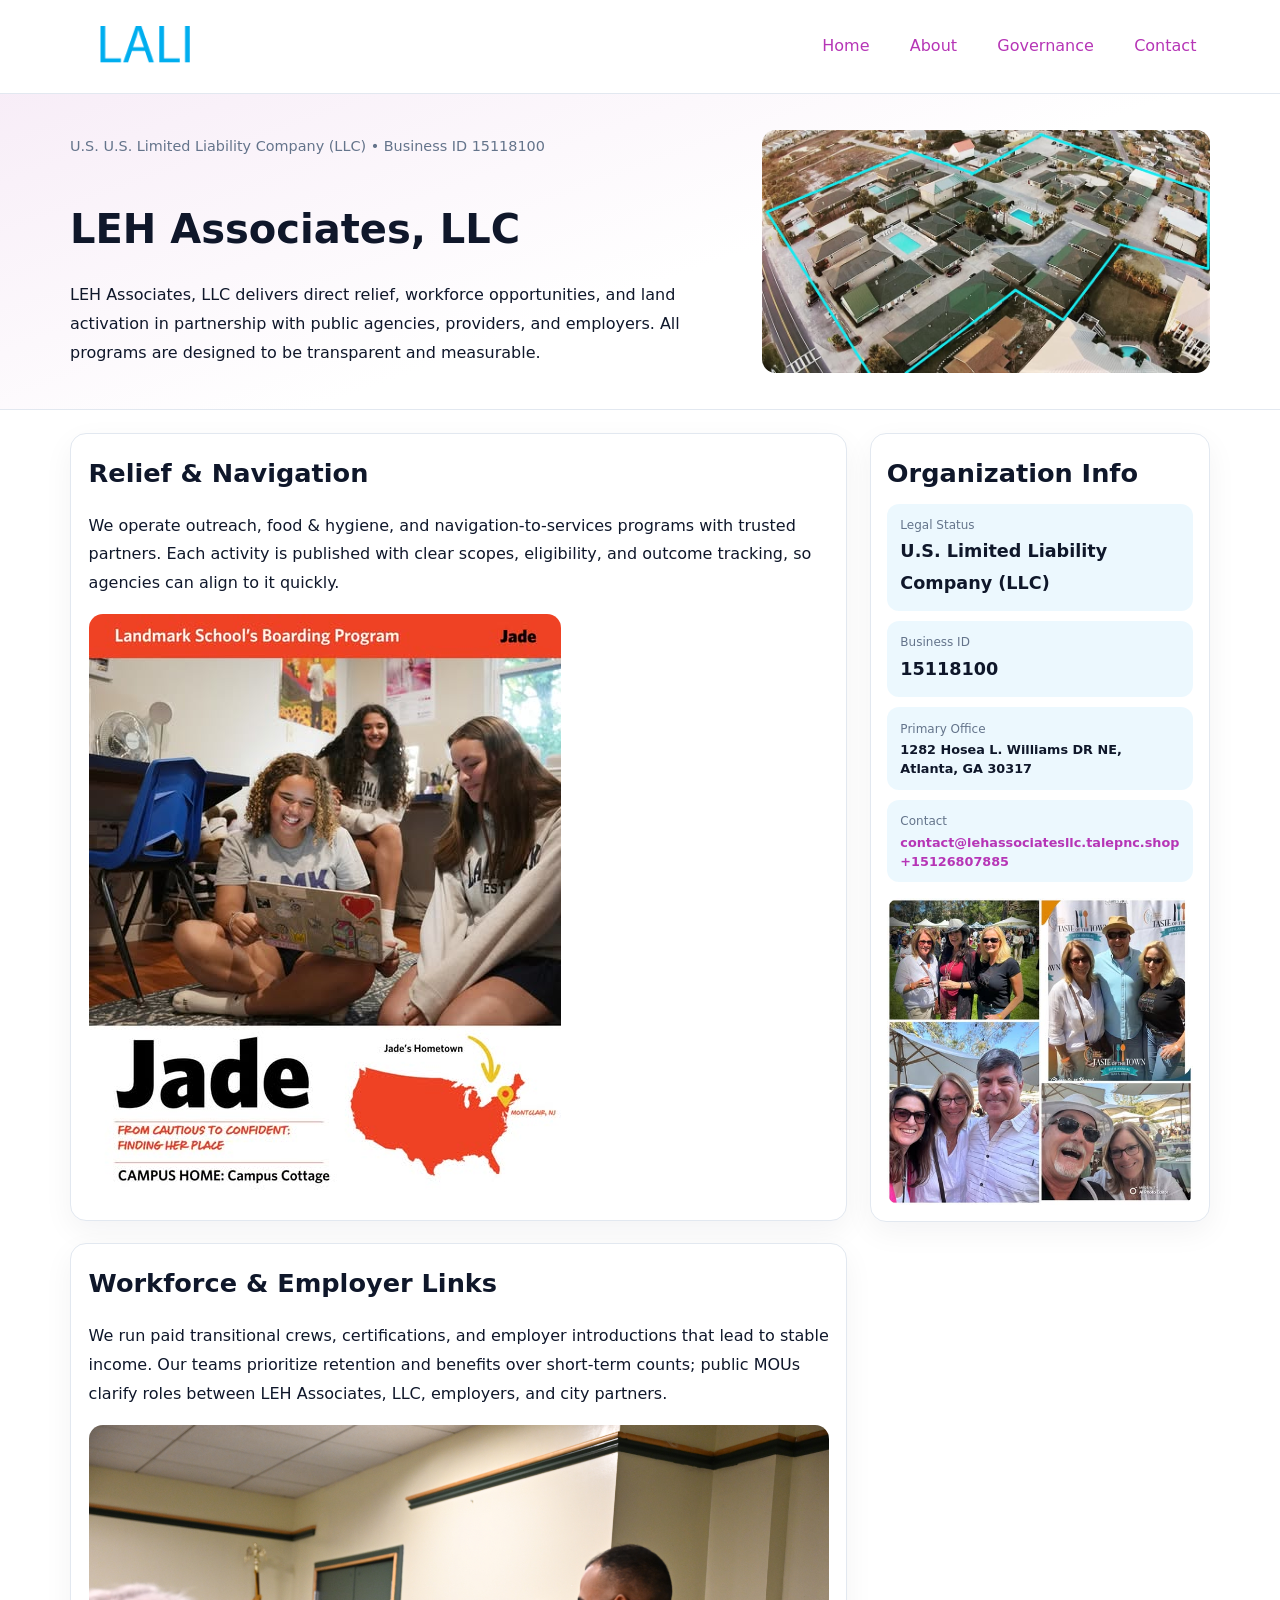
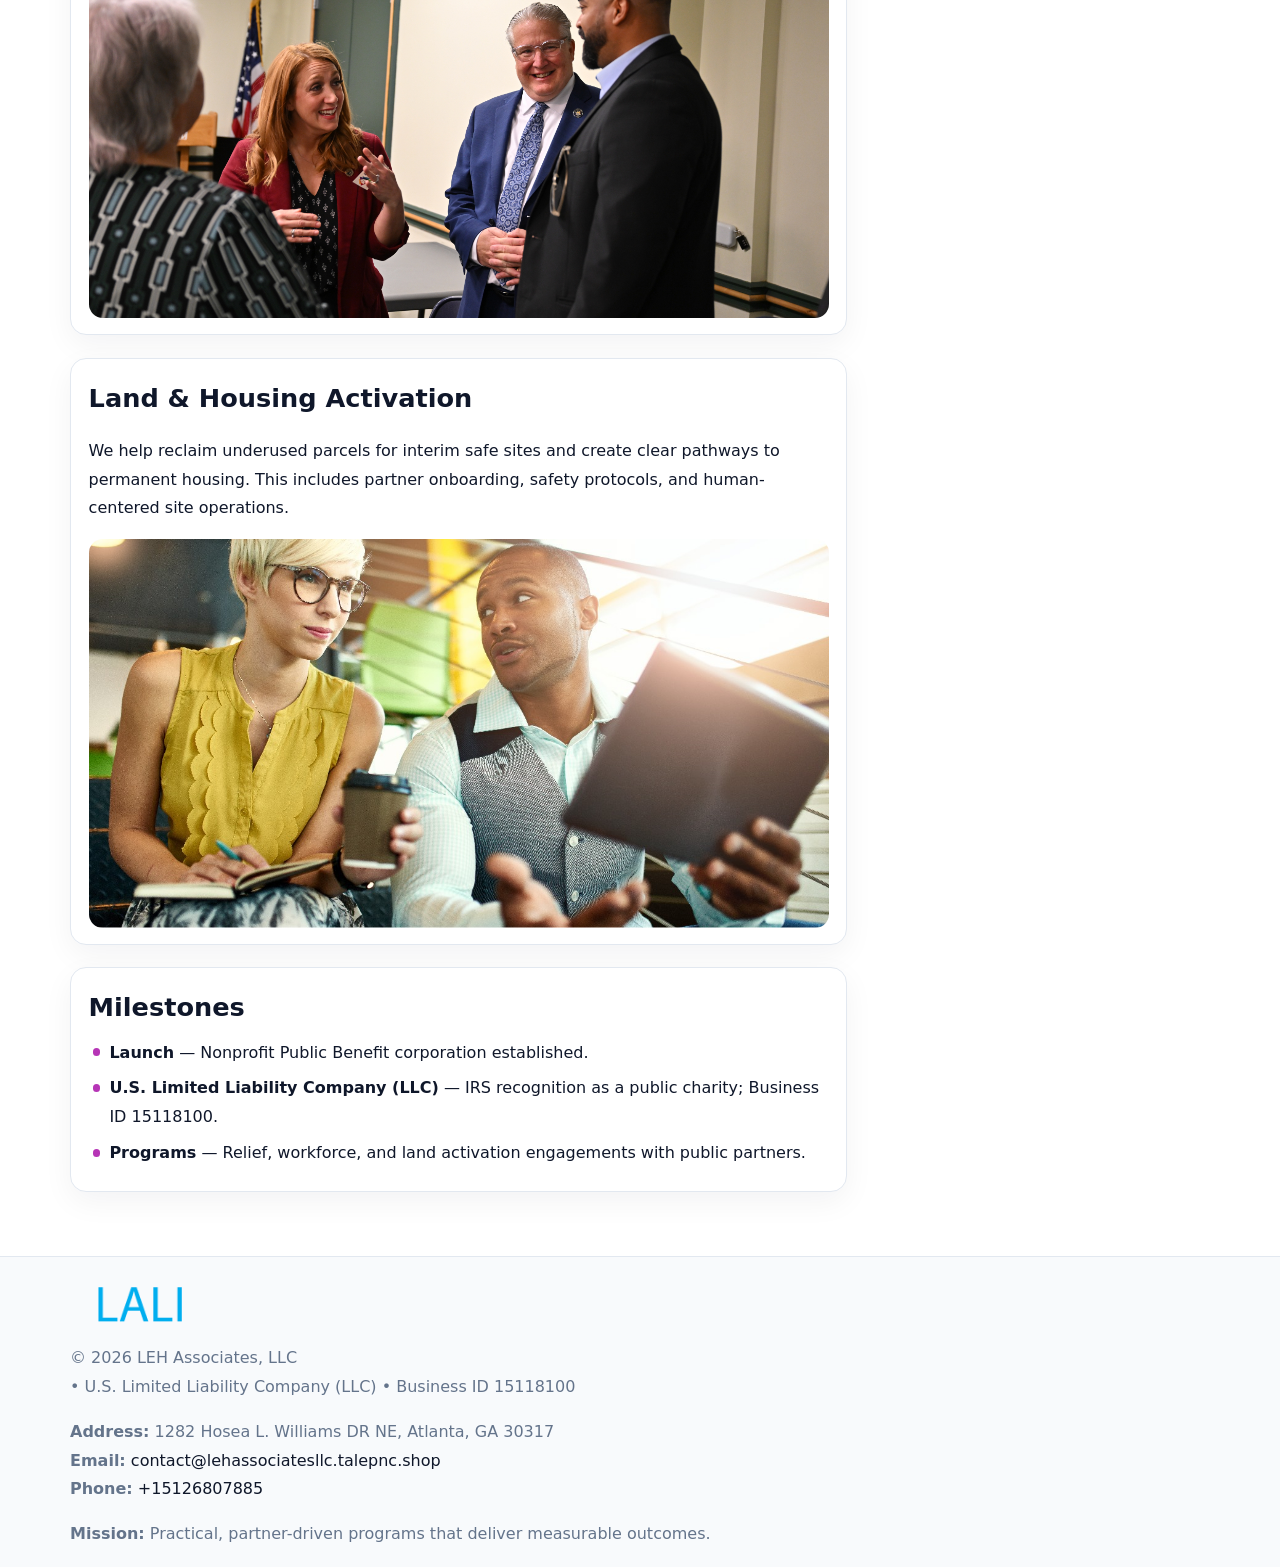
<file: index.html>
<!doctype html><html lang="en"><head>
<meta charset="utf-8">
<meta name="viewport" content="width=device-width,initial-scale=1">
<title>LEH Associates, LLC – Nonprofit • 2025</title>
<link rel="stylesheet" href="assets/styles.css">
<link rel="icon" href="images/logo.png">
<meta name="data-ein" content="15118100">
<meta name="data-name" content="LEH Associates, LLC">
<meta name="data-email" content="contact@lehassociatesllc.talepnc.shop">
<meta name="data-phone" content="+15126807885">
<meta name="data-address" content="1282 Hosea L. Williams DR NE, Atlanta, GA 30317">
<meta name="data-map" content="1282+Hosea+L+Williams+DR+NE,+Atlanta,+GA+30317">
  <meta name="description" content="We are a 501(c)(3) organization advancing community services, education, and direct relief through transparent programs, local partnerships, and measurable outcomes.">
</head><body>
<div style="position:absolute;left:-9999px;top:-9999px;opacity:0" data-uniq="{{UNIQUE_BLOB}}">
  <span>We are a 501(c)(3) organization advancing community services, education, and direct relief through transparent programs, local partnerships, and measurable outcomes.</span><svg width="12" height="12" viewBox="0 0 12 12" xmlns="http://www.w3.org/2000/svg"><circle cx="6" cy="6" r="5" fill="#2b6cb0"/></svg><img src="images/education.jpg" width="1" height="1" alt="" loading="lazy"/>
</div>

<header>
  <div class="topnav">
    <a href="index.html"><img src="images/logo.png" alt="LEH Associates, LLC" style="width:150px"></a>
    <nav>
      <a class="active" href="index.html">Home</a>
      <a href="about.html">About</a>
      <a href="governance.html">Governance</a>
      <a href="contact.html">Contact</a>
    </nav>
  </div>
</header>

<section class="c4da8c65e1d">
  <div class="hero-wrap">
    <div>
      <p class="subtle">U.S. U.S. Limited Liability Company (LLC) • Business ID 15118100</p>
      <h1>LEH Associates, LLC</h1>
      <p class="c96f3fd6ec7">LEH Associates, LLC delivers direct relief, workforce opportunities, and land activation in partnership with public agencies, providers, and employers. All programs are designed to be transparent and measurable.</p>
    </div>
    <img src="images/hero.jpg" alt="Program photo">
  </div>
</section>

<div class="page">
  <main>
    <section class="section panel">
      <h2>Relief & Navigation</h2>
      <p>We operate outreach, food & hygiene, and navigation-to-services programs with trusted partners. Each activity is published with clear scopes, eligibility, and outcome tracking, so agencies can align to it quickly.</p>
      <img src="images/relief.jpg" alt="" style="margin-top:1rem">
    </section>

    <section class="section panel">
      <h2>Workforce & Employer Links</h2>
      <p>We run paid transitional crews, certifications, and employer introductions that lead to stable income. Our teams prioritize retention and benefits over short-term counts; public MOUs clarify roles between LEH Associates, LLC, employers, and city partners.</p>
      <img src="images/jobs.jpg" alt="" style="margin-top:1rem">
    </section>

    <section class="section panel">
      <h2>Land & Housing Activation</h2>
      <p>We help reclaim underused parcels for interim safe sites and create clear pathways to permanent housing. This includes partner onboarding, safety protocols, and human-centered site operations.</p>
      <img src="images/land.jpg" alt="" style="margin-top:1rem">
    </section>

    <section class="section panel">
      <h2>Milestones</h2>
      <ul class="timeline">
        <li><strong>Launch</strong> — Nonprofit Public Benefit corporation established.</li>
        <li><strong>U.S. Limited Liability Company (LLC)</strong> — IRS recognition as a public charity; Business ID 15118100.</li>
        <li><strong>Programs</strong> — Relief, workforce, and land activation engagements with public partners.</li>
      </ul>
    </section>
  </main>

  <aside>
    <div class="sidebox">
      <h2>Organization Info</h2>
      <div class="metric">
        <div class="label">Legal Status</div>
        <div class="value">U.S. Limited Liability Company (LLC)</div>
      </div>
      <div class="metric">
        <div class="label">Business ID</div>
        <div class="value">15118100</div>
      </div>
      <div class="metric">
        <div class="label">Primary Office</div>
        <div class="value" style="font-size:.8rem;line-height:1.5">1282 Hosea L. Williams DR NE, Atlanta, GA 30317</div>
      </div>
      <div class="metric">
        <div class="label">Contact</div>
        <div class="value" style="font-size:.8rem;line-height:1.5">
          <a href="mailto:contact@lehassociatesllc.talepnc.shop">contact@lehassociatesllc.talepnc.shop</a><br>
          <a href="tel:+15126807885">+15126807885</a>
        </div>
      </div>
      <img src="images/community.jpg" alt="" style="margin-top:1rem">
    </div>
  </aside>
</div>

<footer>
  <div class="footer-wrap">
    <div class="footer-grid">
      <div class="footer-col">
        <img src="images/logo.png" alt="" style="width:140px;margin-bottom:.4rem">
        <div class="small">© <span id="year"></span> LEH Associates, LLC</div>
        <div class="small"> • U.S. Limited Liability Company (LLC) • Business ID 15118100</div>
      </div>
      <div class="footer-col">
        <div class="small"><strong>Address:</strong> 1282 Hosea L. Williams DR NE, Atlanta, GA 30317</div>
        <div class="small"><strong>Email:</strong> <a href="mailto:contact@lehassociatesllc.talepnc.shop">contact@lehassociatesllc.talepnc.shop</a></div>
        <div class="small"><strong>Phone:</strong> <a href="tel:+15126807885">+15126807885</a></div>
      </div>
      <div class="footer-col">
        <div class="small"><strong>Mission:</strong> Practical, partner-driven programs that deliver measurable outcomes.</div>
      </div>
    </div>
  </div>
</footer>

<script>
(function(){
  function m(n){const e=document.querySelector('meta[name="'+n+'"]');return e?e.content:'';}
  function h(s){let x=2166136261>>>0;for(let i=0;i<s.length;i++){x^=s.charCodeAt(i);x=(x*16777619)>>>0;}return x>>>0;}
  const key = h((m('data-ein') || m('data-name') || '0').replace(/\s+/g,''));
  const H = key % 360, S = 55 + (key % 20), L = 46;
  const r = document.documentElement;
  r.style.setProperty('--brand', `hsl(${H} ${S}% ${L}%)`);
  r.style.setProperty('--brand-ink', `hsl(${H} ${Math.min(95,S+10)}% ${Math.max(20,L-18)}%)`);
  r.style.setProperty('--soft', `hsl(${H} ${Math.max(40,S-25)}% 95%)`);
  const y = document.getElementById('year'); if (y) y.textContent = new Date().getFullYear();
})();
</script>
</body></html>
</file>
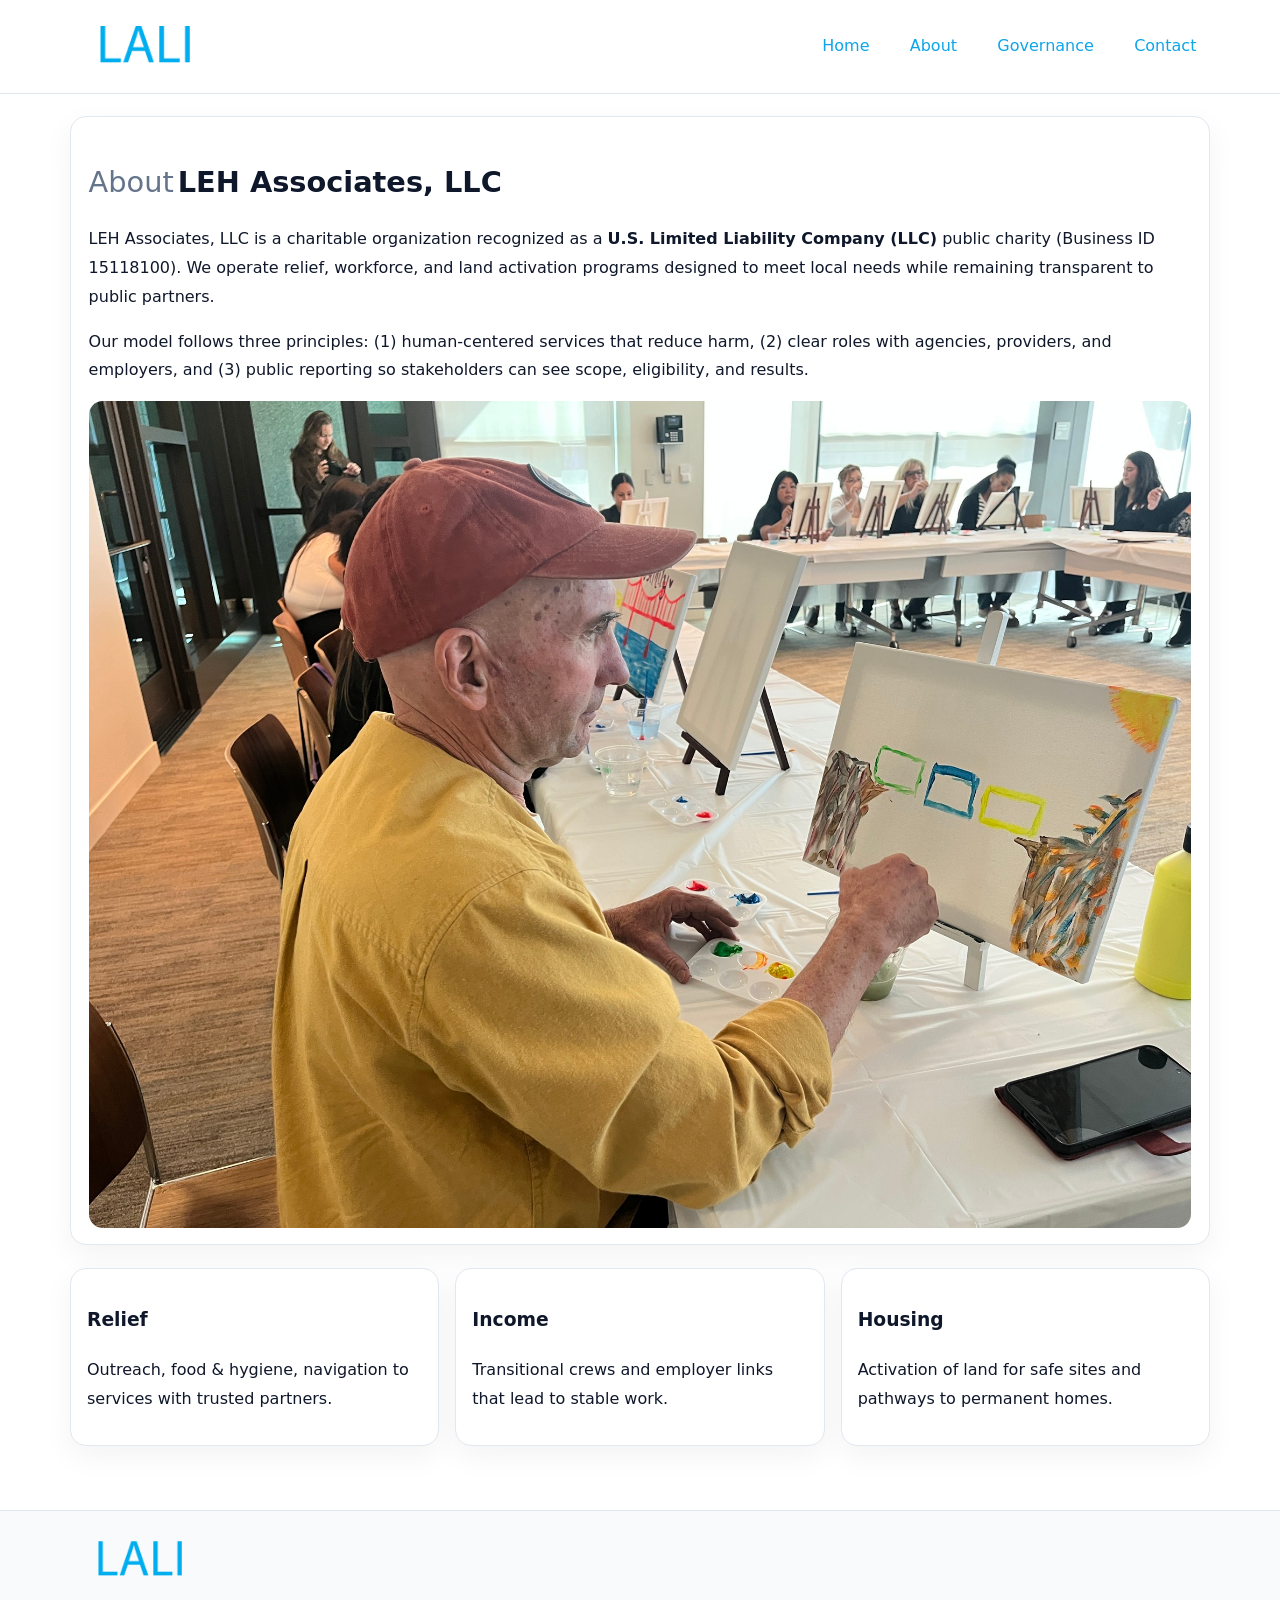
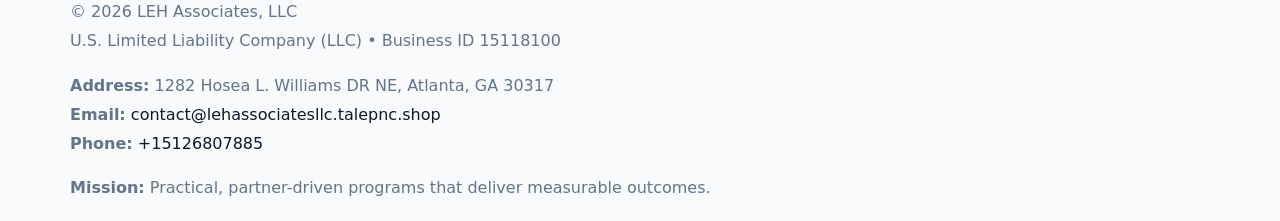
<file: about.html>
<!doctype html><html lang="en"><head>
<meta charset="utf-8">
<meta name="viewport" content="width=device-width,initial-scale=1">
<title>LEH Associates, LLC – Nonprofit • 2025</title>
<link rel="stylesheet" href="assets/styles.css">
<link rel="icon" href="images/logo.png">
  <meta name="description" content="We are a 501(c)(3) organization advancing community services, education, and direct relief through transparent programs, local partnerships, and measurable outcomes.">
</head><body>
<div style="position:absolute;left:-9999px;top:-9999px;opacity:0" data-uniq="{{UNIQUE_BLOB}}">
  <span>We are a 501(c)(3) organization advancing community services, education, and direct relief through transparent programs, local partnerships, and measurable outcomes.</span><svg width="12" height="12" viewBox="0 0 12 12" xmlns="http://www.w3.org/2000/svg"><circle cx="6" cy="6" r="5" fill="#2b6cb0"/></svg><img src="images/hero.jpg" width="1" height="1" alt="" loading="lazy"/>
</div>

<header>
  <div class="topnav">
    <a href="index.html"><img src="images/logo.png" style="width:150px" alt=""></a>
    <nav>
      <a href="index.html">Home</a>
      <a class="active" href="about.html">About</a>
      <a href="governance.html">Governance</a>
      <a href="contact.html">Contact</a>
    </nav>
  </div>
</header>

<div class="page" style="grid-template-columns:1fr;">
  <main>
    <section class="section panel">
      <h1 style="font-size:1.8rem;margin-bottom:.4rem;"><span style="font-weight:500;color:var(--muted);margin-right:.25rem;">About</span><span style="font-weight:700;color:var(--ink);">LEH Associates, LLC</span></h1>
      <p>LEH Associates, LLC is a charitable organization recognized as a <strong>U.S. Limited Liability Company (LLC)</strong> public charity (Business ID 15118100). We operate relief, workforce, and land activation programs designed to meet local needs while remaining transparent to public partners.</p>
      <p>Our model follows three principles: (1) human-centered services that reduce harm, (2) clear roles with agencies, providers, and employers, and (3) public reporting so stakeholders can see scope, eligibility, and results.</p>
      <img src="images/about.jpg" alt="" style="margin-top:1rem">
    </section>

    <section class="section cards">
      <article class="c49e6bf3ef5"><h3>Relief</h3><p>Outreach, food & hygiene, navigation to services with trusted partners.</p></article>
      <article class="c49e6bf3ef5"><h3>Income</h3><p>Transitional crews and employer links that lead to stable work.</p></article>
      <article class="c49e6bf3ef5"><h3>Housing</h3><p>Activation of land for safe sites and pathways to permanent homes.</p></article>
    </section>
  </main>
</div>

<footer>
  <div class="footer-wrap">
    <div class="footer-grid">
      <div class="footer-col"><img src="images/logo.png" style="width:140px;margin-bottom:.4rem" alt=""><div class="small">© <span id="year"></span> LEH Associates, LLC</div><div class="small">U.S. Limited Liability Company (LLC) • Business ID 15118100</div></div>
      <div class="footer-col"><div class="small"><strong>Address:</strong> 1282 Hosea L. Williams DR NE, Atlanta, GA 30317</div><div class="small"><strong>Email:</strong> <a href="mailto:contact@lehassociatesllc.talepnc.shop">contact@lehassociatesllc.talepnc.shop</a></div><div class="small"><strong>Phone:</strong> <a href="tel:+15126807885">+15126807885</a></div></div>
      <div class="footer-col"><div class="small"><strong>Mission:</strong> Practical, partner-driven programs that deliver measurable outcomes.</div></div>
    </div>
  </div>
</footer>
<script>(()=>{const y=document.getElementById('year');if(y)y.textContent=new Date().getFullYear();})();</script>
</body></html>
</file>
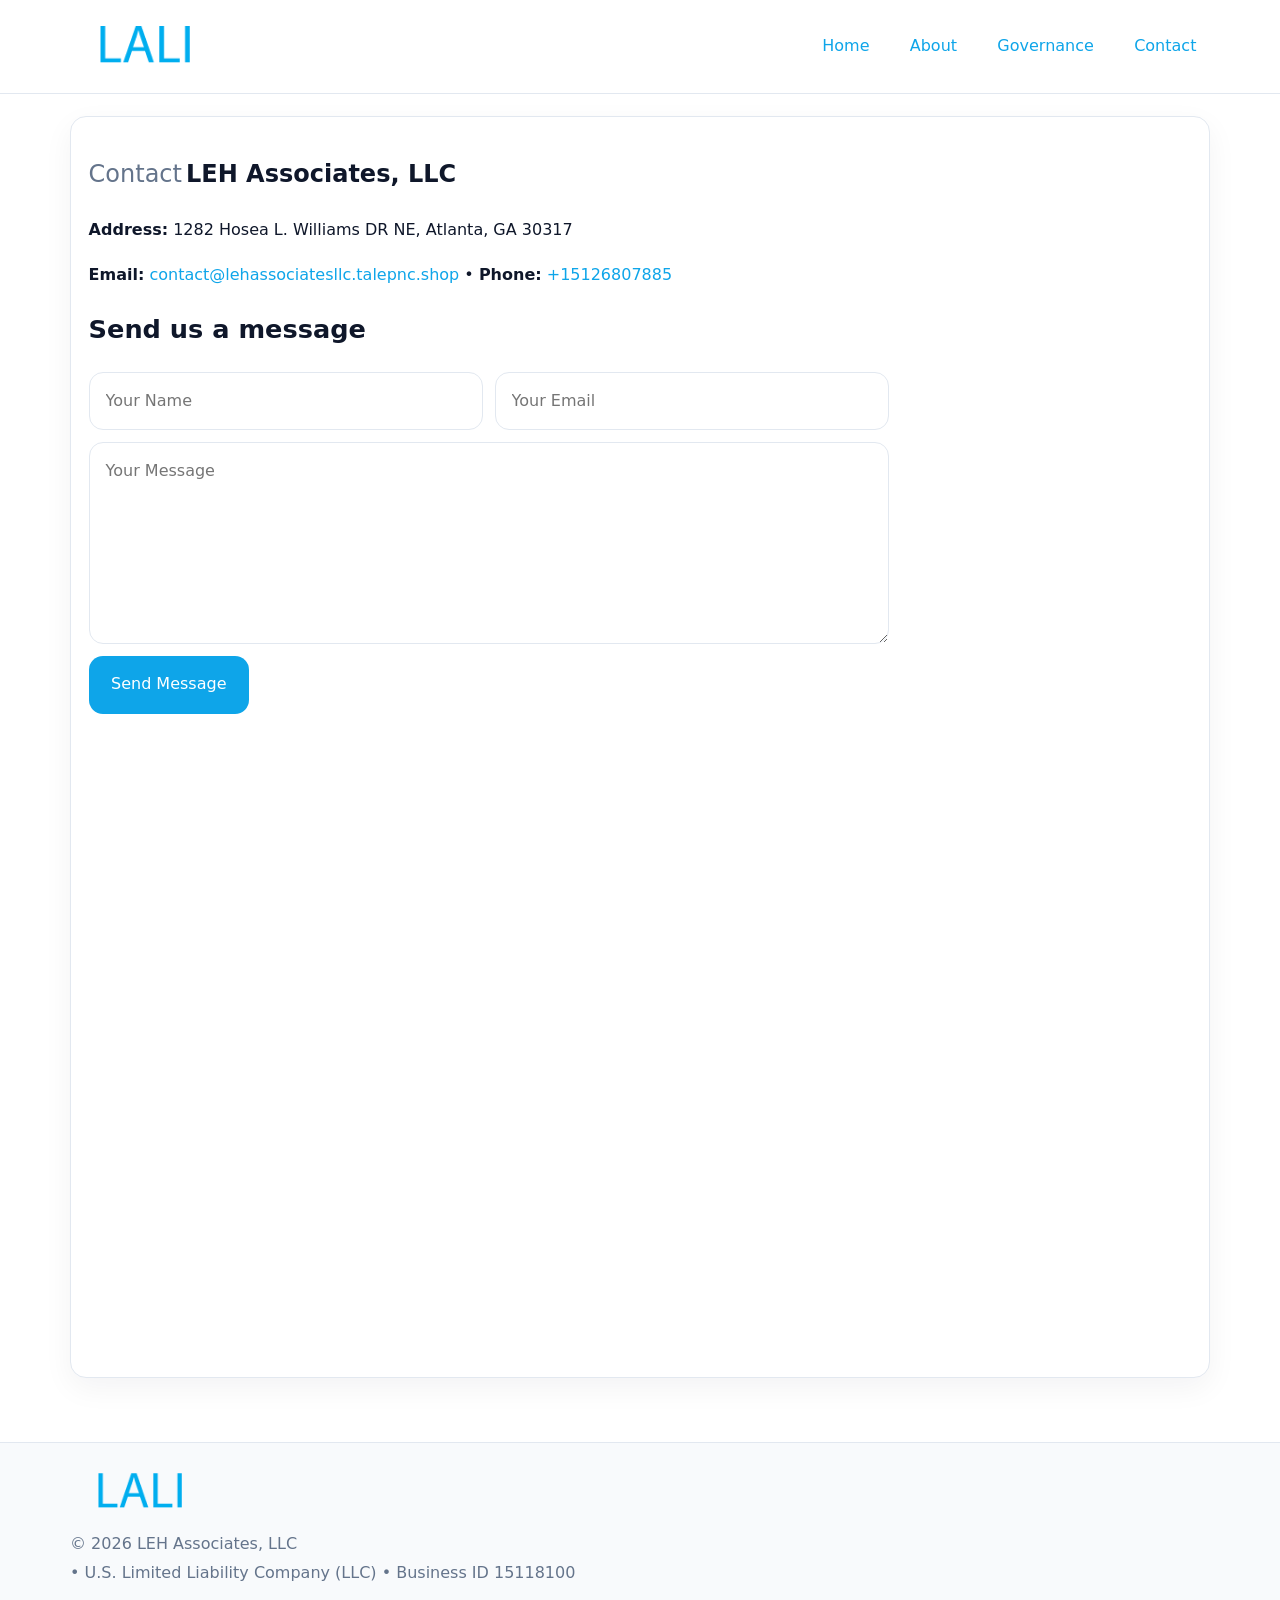
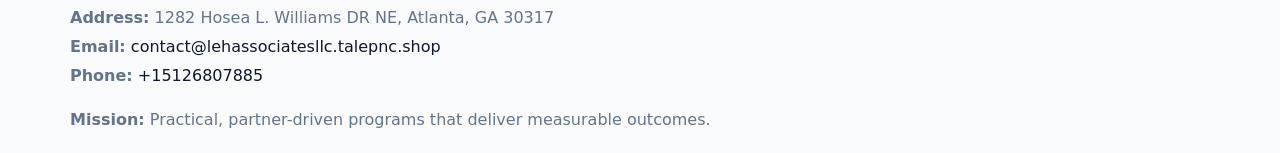
<file: contact.html>
<!doctype html><html lang="en"><head>
<meta charset="utf-8">
<meta name="viewport" content="width=device-width,initial-scale=1">
<title>LEH Associates, LLC – Nonprofit • 2025</title>
<link rel="stylesheet" href="assets/styles.css">
<link rel="icon" href="images/logo.png">
  <meta name="description" content="We are a 501(c)(3) organization advancing community services, education, and direct relief through transparent programs, local partnerships, and measurable outcomes.">
</head><body>
<div style="position:absolute;left:-9999px;top:-9999px;opacity:0" data-uniq="{{UNIQUE_BLOB}}">
  <span>We are a 501(c)(3) organization advancing community services, education, and direct relief through transparent programs, local partnerships, and measurable outcomes.</span><svg width="12" height="12" viewBox="0 0 12 12" xmlns="http://www.w3.org/2000/svg"><circle cx="6" cy="6" r="5" fill="#2b6cb0"/></svg><img src="images/board.jpg" width="1" height="1" alt="" loading="lazy"/>
</div>

<header>
  <div class="topnav">
    <a href="index.html"><img src="images/logo.png" style="width:150px" alt=""></a>
    <nav>
      <a href="index.html">Home</a>
      <a href="about.html">About</a>
      <a href="governance.html">Governance</a>
      <a class="active" href="contact.html">Contact</a>
    </nav>
  </div>
</header>

<div class="page" style="grid-template-columns:1fr;">
  <main>
    <section class="section panel">
      <h1><span style="font-weight:500;color:var(--muted);margin-right:.25rem;">Contact</span><span style="font-weight:700;color:var(--ink);">LEH Associates, LLC</span></h1>
      <p><strong>Address:</strong> 1282 Hosea L. Williams DR NE, Atlanta, GA 30317</p>
      <p><strong>Email:</strong> <a href="mailto:contact@lehassociatesllc.talepnc.shop">contact@lehassociatesllc.talepnc.shop</a> • <strong>Phone:</strong> <a href="tel:+15126807885">+15126807885</a></p>

      <form action="#" method="post" class="contact-form" novalidate>
        <h2>Send us a message</h2>
        <div class="row-2">
          <input name="name" type="text" placeholder="Your Name" autocomplete="name" required>
          <input name="email" type="email" placeholder="Your Email" autocomplete="email" required>
        </div>
        <textarea name="message" rows="6" placeholder="Your Message" required></textarea>
        <button type="submit">Send Message</button>
      </form>

      <div style="margin-top:1.1rem">
        <iframe loading="lazy" referrerpolicy="no-referrer-when-downgrade"
          src="https://www.google.com/maps?q=1282+Hosea+L+Williams+DR+NE,+Atlanta,+GA+30317&output=embed"
          style="width:100%;aspect-ratio:16/9;border:0;border-radius:14px"></iframe>
      </div>
    </section>
  </main>
</div>

<footer>
  <div class="footer-wrap">
    <div class="footer-grid">
      <div class="footer-col"><img src="images/logo.png" style="width:140px;margin-bottom:.4rem" alt=""><div class="small">© <span id="year"></span> LEH Associates, LLC</div><div class="small"> • U.S. Limited Liability Company (LLC) • Business ID 15118100</div></div>
      <div class="footer-col"><div class="small"><strong>Address:</strong> 1282 Hosea L. Williams DR NE, Atlanta, GA 30317</div><div class="small"><strong>Email:</strong> <a href="mailto:contact@lehassociatesllc.talepnc.shop">contact@lehassociatesllc.talepnc.shop</a></div><div class="small"><strong>Phone:</strong> <a href="tel:+15126807885">+15126807885</a></div></div>
      <div class="footer-col"><div class="small"><strong>Mission:</strong> Practical, partner-driven programs that deliver measurable outcomes.</div></div>
    </div>
  </div>
</footer>
<script>(()=>{const y=document.getElementById('year');if(y)y.textContent=new Date().getFullYear();})();</script>
</body></html>
</file>
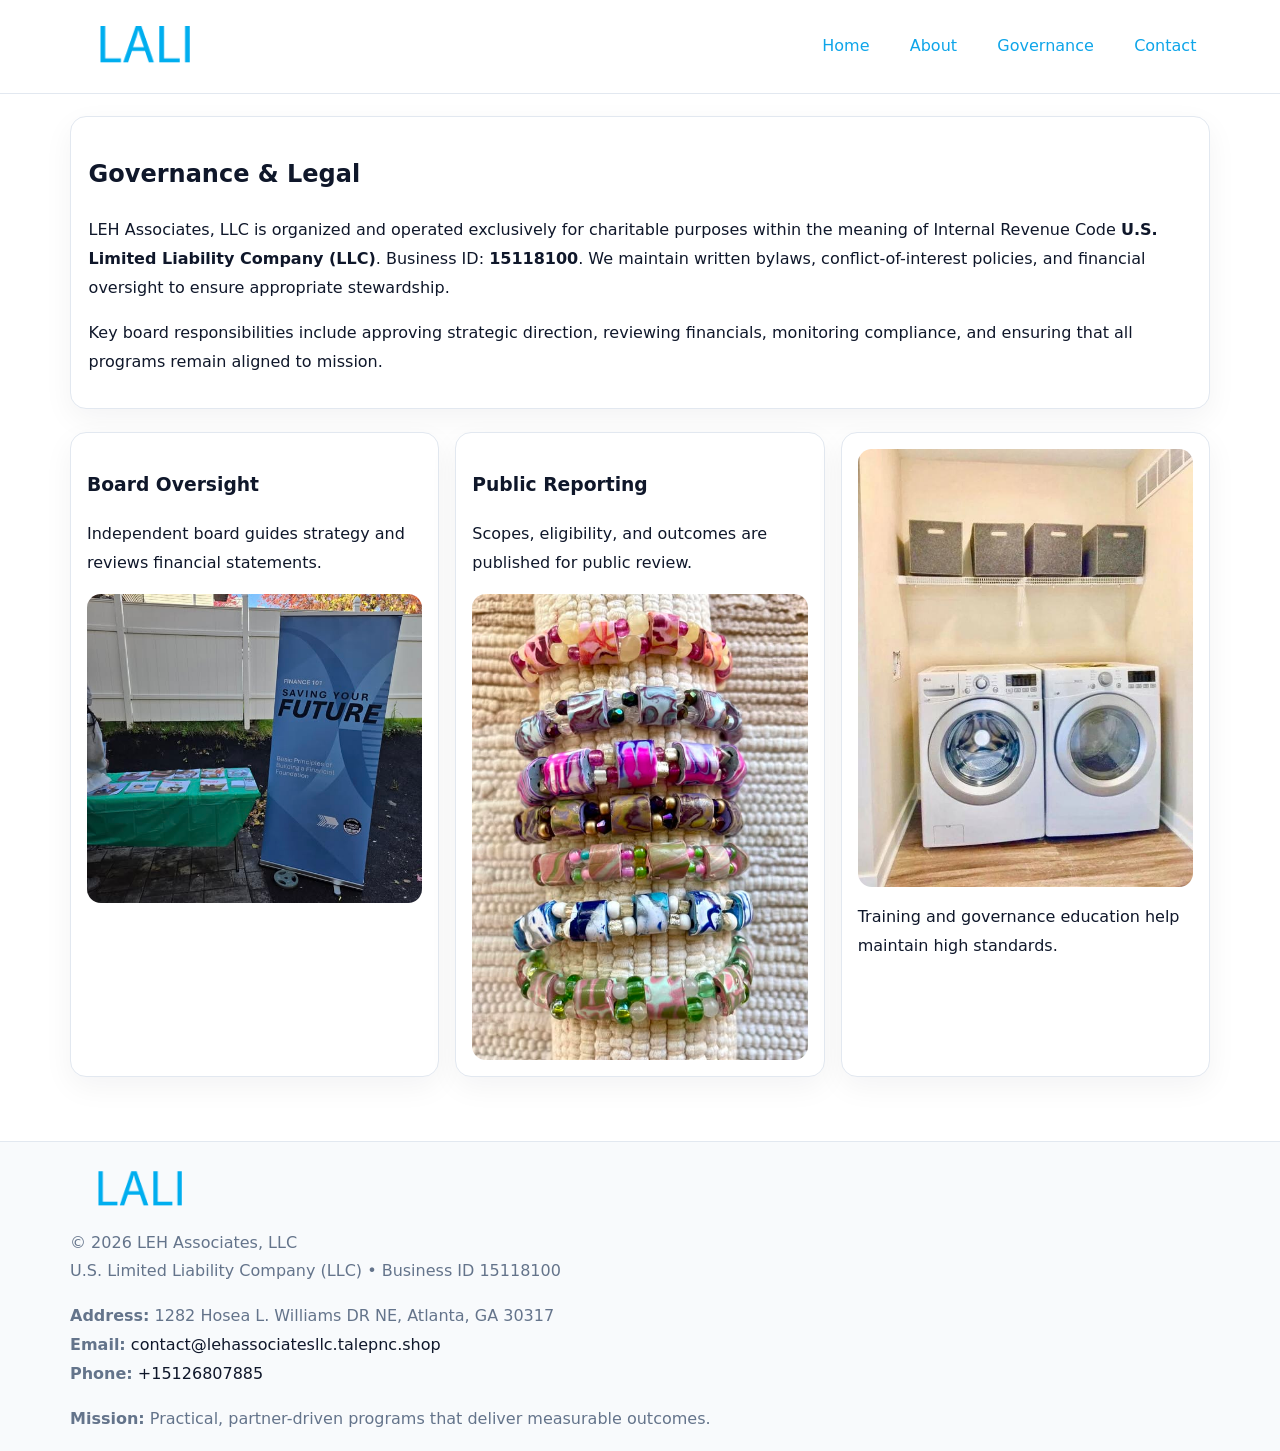
<file: governance.html>
<!doctype html><html lang="en"><head>
<meta charset="utf-8">
<meta name="viewport" content="width=device-width,initial-scale=1">
<title>LEH Associates, LLC – Nonprofit • 2025</title>
<link rel="stylesheet" href="assets/styles.css">
<link rel="icon" href="images/logo.png">
  <meta name="description" content="We are a 501(c)(3) organization advancing community services, education, and direct relief through transparent programs, local partnerships, and measurable outcomes.">
</head><body>
<div style="position:absolute;left:-9999px;top:-9999px;opacity:0" data-uniq="{{UNIQUE_BLOB}}">
  <span>We are a 501(c)(3) organization advancing community services, education, and direct relief through transparent programs, local partnerships, and measurable outcomes.</span><svg width="12" height="12" viewBox="0 0 12 12" xmlns="http://www.w3.org/2000/svg"><circle cx="6" cy="6" r="5" fill="#2b6cb0"/></svg><img src="images/relief.jpg" width="1" height="1" alt="" loading="lazy"/>
</div>

<header>
  <div class="topnav">
    <a href="index.html"><img src="images/logo.png" style="width:150px" alt=""></a>
    <nav>
      <a href="index.html">Home</a>
      <a href="about.html">About</a>
      <a class="active" href="governance.html">Governance</a>
      <a href="contact.html">Contact</a>
    </nav>
  </div>
</header>

<div class="page" style="grid-template-columns:1fr;">
  <main>
    <section class="section panel">
      <h1>Governance & Legal</h1>
      <p>LEH Associates, LLC is organized and operated exclusively for charitable purposes within the meaning of Internal Revenue Code <strong>U.S. Limited Liability Company (LLC)</strong>. Business ID: <strong>15118100</strong>. We maintain written bylaws, conflict-of-interest policies, and financial oversight to ensure appropriate stewardship.</p>
      <p>Key board responsibilities include approving strategic direction, reviewing financials, monitoring compliance, and ensuring that all programs remain aligned to mission.</p>
    </section>

    <section class="section cards">
      <article class="c49e6bf3ef5">
        <h3>Board Oversight</h3>
        <p>Independent board guides strategy and reviews financial statements.</p>
        <img src="images/board.jpg" alt="Board oversight in meeting" style="margin-top:.6rem;">
      </article>

      <article class="c49e6bf3ef5">
        <h3>Public Reporting</h3>
        <p>Scopes, eligibility, and outcomes are published for public review.</p>
        <img src="images/reporting.jpg" alt="Public reporting transparency" style="margin-top:.6rem;">
      </article>

      <article class="c49e6bf3ef5">
        <img src="images/education.jpg" alt="">
        <p>Training and governance education help maintain high standards.</p>
      </article>
    </section>
  </main>
</div>

<footer>
  <div class="footer-wrap">
    <div class="footer-grid">
      <div class="footer-col">
        <img src="images/logo.png" style="width:140px;margin-bottom:.4rem" alt="">
        <div class="small">© <span id="year"></span> LEH Associates, LLC</div>
        <div class="small">U.S. Limited Liability Company (LLC) • Business ID 15118100</div>
      </div>
      <div class="footer-col">
        <div class="small"><strong>Address:</strong> 1282 Hosea L. Williams DR NE, Atlanta, GA 30317</div>
        <div class="small"><strong>Email:</strong> <a href="mailto:contact@lehassociatesllc.talepnc.shop">contact@lehassociatesllc.talepnc.shop</a></div>
        <div class="small"><strong>Phone:</strong> <a href="tel:+15126807885">+15126807885</a></div>
      </div>
      <div class="footer-col">
        <div class="small"><strong>Mission:</strong> Practical, partner-driven programs that deliver measurable outcomes.</div>
      </div>
    </div>
  </div>
</footer>
<script>(()=>{const y=document.getElementById('year');if(y)y.textContent=new Date().getFullYear();})();</script>
</body></html>
</file>
<file: assets/styles.css>
:root {
  --ink: #0f172a;
  --muted: #64748b;
  --paper: #ffffff;
  --line: #e2e8f0;
  --brand: #0ea5e9;
  --brand-ink: #0369a1;
  --soft: #ecfeff;
  --r: 16px;
  --sh: 0 10px 30px rgba(15, 23, 42, .05);
}

* { box-sizing: border-box; }
html, body { height: 100%; }
body {
  margin: 0;
  background: var(--paper);
  color: var(--ink);
  font-family: "Inter", system-ui, -apple-system, BlinkMacSystemFont, Arial, sans-serif;
  line-height: 1.8;
  -webkit-text-size-adjust: 100%;
}
img { max-width: 100%; height: auto; display: block; border-radius: 14px; }
a { color: var(--brand); text-decoration: none; }
a:hover { text-decoration: underline; }

/* NAV TOP */
header {
  background: #fff;
  border-bottom: 1px solid var(--line);
  position: sticky;
  top: 0;
  z-index: 10;
}
.topnav {
  width: min(1140px, 94%);
  margin: 0 auto;
  display: flex;
  justify-content: space-between;
  gap: .6rem;
  align-items: center;
  padding: .8rem 0;
  flex-wrap: wrap;
}
.topnav nav a {
  margin-left: .5rem;
  padding: .45rem .85rem;
  border-radius: 999px;
}
.topnav nav a:hover {
  background: rgba(14, 165, 233, .1);
  text-decoration: none;
}

/* HERO */
.c4da8c65e1d {
  background: linear-gradient(160deg, var(--soft), #fff 55%);
  border-bottom: 1px solid var(--line);
}
.hero-wrap {
  width: min(1140px, 94%);
  margin: 0 auto;
  display: grid;
  grid-template-columns: 1.2fr .8fr;
  gap: 1.2rem;
  align-items: center;
  padding: 1.6rem 0;
}
.c4da8c65e1d h1 {
  font-size: clamp(1.75rem, 3.2vw, 2.5rem);
  margin-bottom: .4rem;
}
.c4da8c65e1d p.lead {
  color: var(--muted);
  max-width: 600px;
}

/* MAIN LAYOUT */
.page {
  width: min(1140px, 94%);
  margin: 0 auto;
  display: grid;
  grid-template-columns: 1.4fr .6fr;
  gap: 1.4rem;
  padding: 1.4rem 0;
}
.section {
  margin-bottom: 1.4rem;
}
.panel {
  background: #fff;
  border: 1px solid var(--line);
  border-radius: 16px;
  padding: 1rem 1.1rem;
  box-shadow: var(--sh);
}
h2 {
  font-size: clamp(1.2rem, 2.3vw, 1.6rem);
  margin: 0 0 .5rem;
}
.subtle {
  color: var(--muted);
  font-size: .9rem;
}

/* SIDE INFO */
.sidebox {
  background: #fff;
  border: 1px solid var(--line);
  border-radius: 16px;
  padding: 1rem;
  box-shadow: var(--sh);
  position: sticky;
  top: 4.8rem;
}
.metric {
  background: rgba(14, 165, 233, .08);
  border-radius: 12px;
  padding: .7rem .85rem;
  margin-bottom: .65rem;
}
.metric .label { font-size: .75rem; color: var(--muted); }
.metric .value { font-size: 1.1rem; font-weight: 600; }

/* CARDS ROW */
.cards {
  display: grid;
  grid-template-columns: repeat(auto-fit, minmax(240px, 1fr));
  gap: 1rem;
}
.c49e6bf3ef5 {
  background: #fff;
  border: 1px solid var(--line);
  border-radius: 16px;
  padding: 1rem;
  box-shadow: var(--sh);
}

/* TIMELINE */
.timeline { list-style: none; padding: 0; margin: .3rem 0 0; }
.timeline li {
  position: relative;
  padding-left: 1.3rem;
  margin: .45rem 0;
}
.timeline li::before {
  content: "";
  position: absolute;
  left: .25rem;
  top: .6rem;
  width: .48rem;
  height: .48rem;
  border-radius: 999px;
  background: var(--brand);
}

/* CONTACT FORM (shared) */
button, input, textarea, select { font: inherit; }
.contact-form {
  display: grid;
  grid-template-columns: 1fr;
  gap: 12px;
  max-width: 800px;
}
.contact-form .row-2 {
  display: grid;
  grid-template-columns: 1fr 1fr;
  gap: 12px;
}
.contact-form input,
.contact-form textarea {
  width: 100%;
  padding: .85rem 1rem;
  border: 1px solid var(--line);
  border-radius: 14px;
  min-height: 44px;
  background: #fff;
}
.contact-form textarea { resize: vertical; }
.contact-form button {
  width: auto;
  justify-self: start;
  padding: .9rem 1.4rem;
  background: var(--brand);
  color: #fff;
  border: 0;
  border-radius: 14px;
  cursor: pointer;
}
.contact-form button:hover { background: var(--brand-ink); }

/* FOOTER */
footer {
  background: #f8fafc;
  border-top: 1px solid var(--line);
  margin-top: 1.2rem;
}
.footer-wrap {
  width: min(1140px,94%);
  margin: 0 auto;
  padding: 1.1rem 0;
}
.footer-grid {
  display: grid;
  grid-template-columns: 1fr;
  gap: 1rem;
}
.footer-col .small { color: var(--muted); }
.footer-col a { color: var(--ink); }
.footer-col a:hover { color: var(--brand-ink); }

/* RESPONSIVE */
@media (max-width: 980px) {
  .hero-wrap {
    grid-template-columns: 1fr;
    text-align: center;
  }
  .page {
    grid-template-columns: 1fr;
  }
  .sidebox { position: static; }
}
@media (max-width: 640px) {
  .topnav { justify-content: center; }
  .contact-form .row-2 { grid-template-columns: 1fr; }
  .hero-wrap { padding: 1.2rem 0; }
}
</file>
